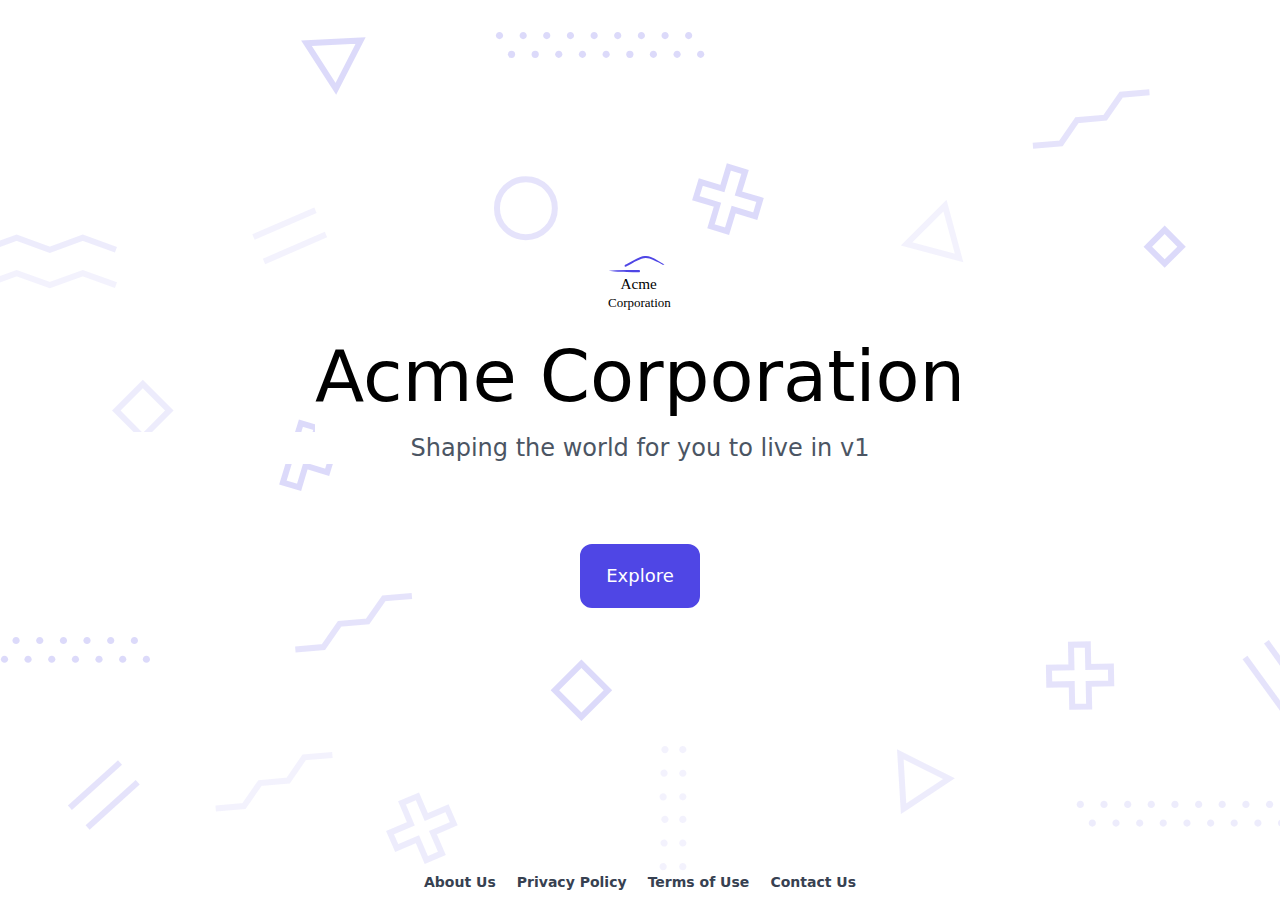
<file: index.html>
<!doctype html><html lang=en>
<head>
<meta name=generator content="Hugo 0.91.2">
<meta charset=utf-8>
<meta name=description content="Welcome to the website of Acme Corporation, the leading creator of digital shapes on the planet, providing precise shape creations that are ready to use.">
<meta name=viewport content="width=device-width,initial-scale=1">
<link rel=stylesheet href=./index.css>
<title>Acme Corporation</title>
</head>
<body class=home>
<section>
<img src=./image/logo.svg alt="Acme Logo" width=64>
<h1>Acme Corporation</h1>
<h2>Shaping the world for you to live in v1</h2>
<a href=./about>Explore</a>
</section>
<footer>
<a href=./about>About Us</a>
<a href=./privacy>Privacy Policy</a>
<a href=./terms>Terms of Use</a>
<a href=./contact>Contact Us</a>
</footer>
</body>
</html>
</file>
